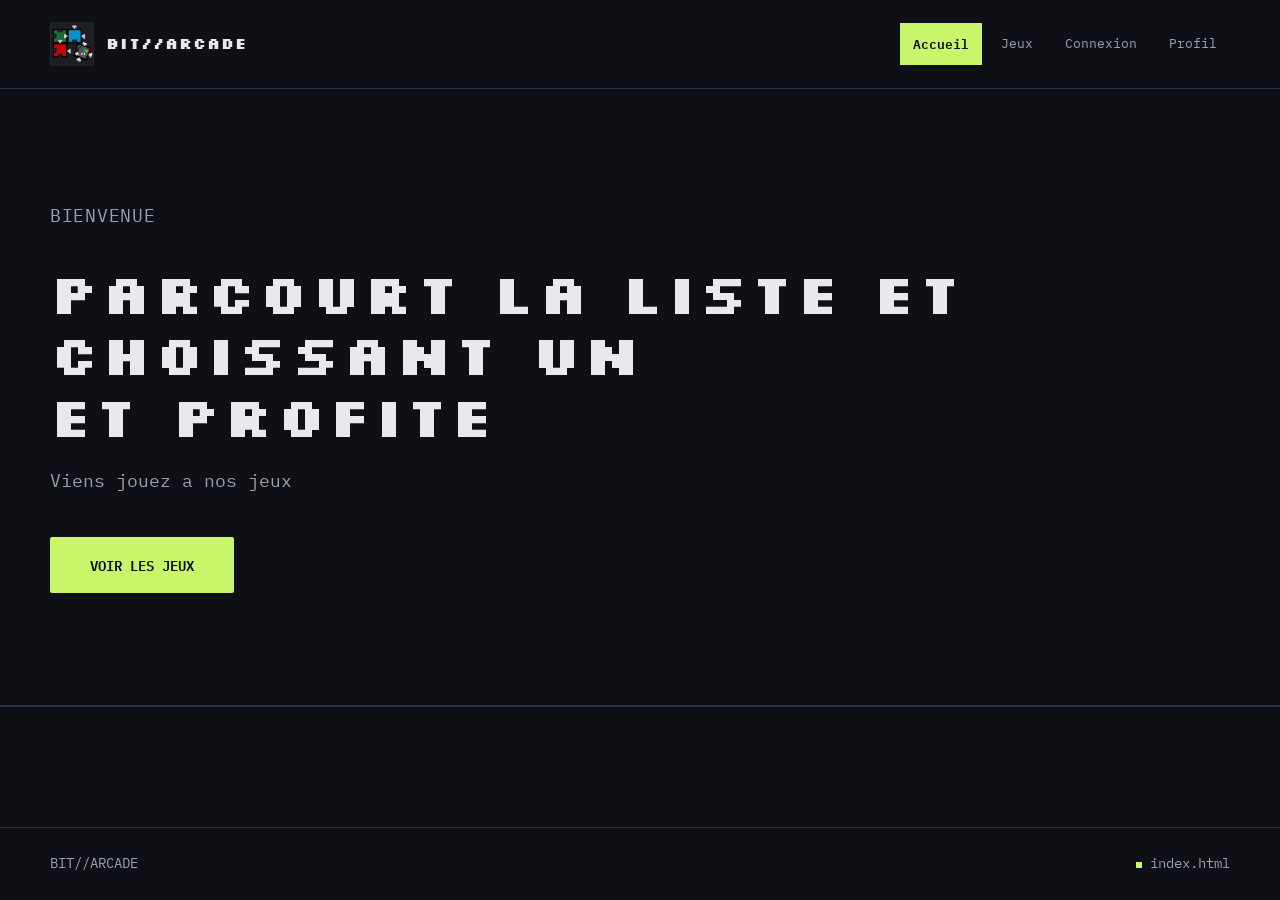
<file: src/index.html>
<!DOCTYPE html>
<html lang="fr">
<head>
  <meta charset="UTF-8">
  <meta name="viewport" content="width=device-width, initial-scale=1">
  <title>Accueil - BIT//ARCADE</title>
  <link rel="stylesheet" href="./assets/style.css">
</head>
<body>
  <header>
    <div class="conteneur">
      <a class="logo" href="index.html">
        <img src="./assets/logo.png" alt="Logo BIT//ARCADE">
        <span>BIT//ARCADE</span>
      </a>
      <nav>
        <a href="index.html" class="actif">Accueil</a>
        <a href="./jeux/index.html">Jeux</a>
        <a href="./compte/index.php">Connexion</a>
        <a href="./compte/profil.php">Profil</a>
        
      </nav>
    </div>
  </header>
  <main>
    <section class="blocprincipal">
      <div class="conteneur">
        <p class="etiquette">Bienvenue</p>
        <h1>Parcourt la liste et choissant un<br>Et profite</h1>
        <p>Viens jouez a nos jeux</p>
        <a class="bouton" href="./jeux/index.html">Voir les jeux</a>
      </div>
    </section>
  </main>
  <footer>
    <div class="conteneur">
      <span>BIT//ARCADE</span>
      <span class="page">index.html</span>
    </div>
  </footer>
</body>
</html>
</file>
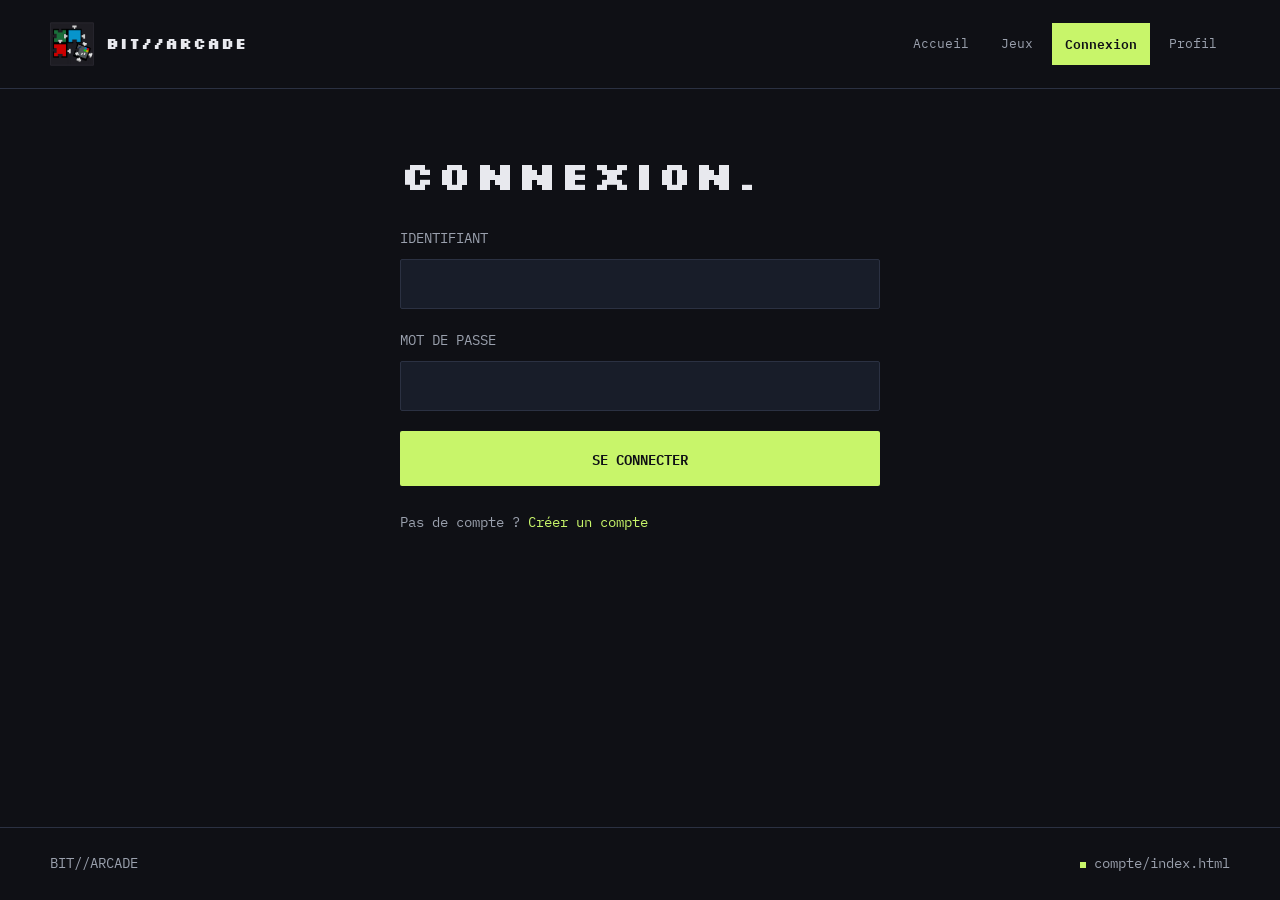
<file: src/compte/index.html>
<!DOCTYPE html>
<html lang="fr">
<head>
  <meta charset="UTF-8">
  <meta name="viewport" content="width=device-width, initial-scale=1">
  <title>Connexion · BIT//ARCADE</title>
  <link rel="stylesheet" href="./../assets/style.css">
</head>
<body>
  <header>
    <div class="conteneur">
      <a class="logo" href="./../index.html">
        <img src="./../assets/logo.png" alt="Logo BIT//ARCADE">
        <span>BIT//ARCADE</span>
      </a>
      <nav>
        <a href="./../index.html">Accueil</a>
        <a href="./../jeux/index.html">Jeux</a>
        <a href="index.html" class="actif">Connexion</a>
        <a href="profil.html">Profil</a>
      </nav>
    </div>
  </header>
  <main>
    <div class="conteneur">
      <form class="formulaire" action="#" method="post">
        <h1>Connexion.</h1>
        <div class="champ">
          <label for="identifiant">Identifiant</label>
          <input type="text" id="identifiant" name="identifiant" required>
        </div>
        <div class="champ">
          <label for="mdp">Mot de passe</label>
         <input type="password" id="mdp" name="mdp" required>
        </div>
        <button class="bouton" type="submit" style="width:100%">Se connecter</button>
        <p class="bas">Pas de compte ? <a href="inscription.html">Créer un compte</a></p>
      </form>
    </div>
  </main>
  <footer>
    <div class="conteneur">
      <span>BIT//ARCADE</span>
      <span class="page">compte/index.html</span>
    </div>
  </footer>
</body>
</html>
</file>
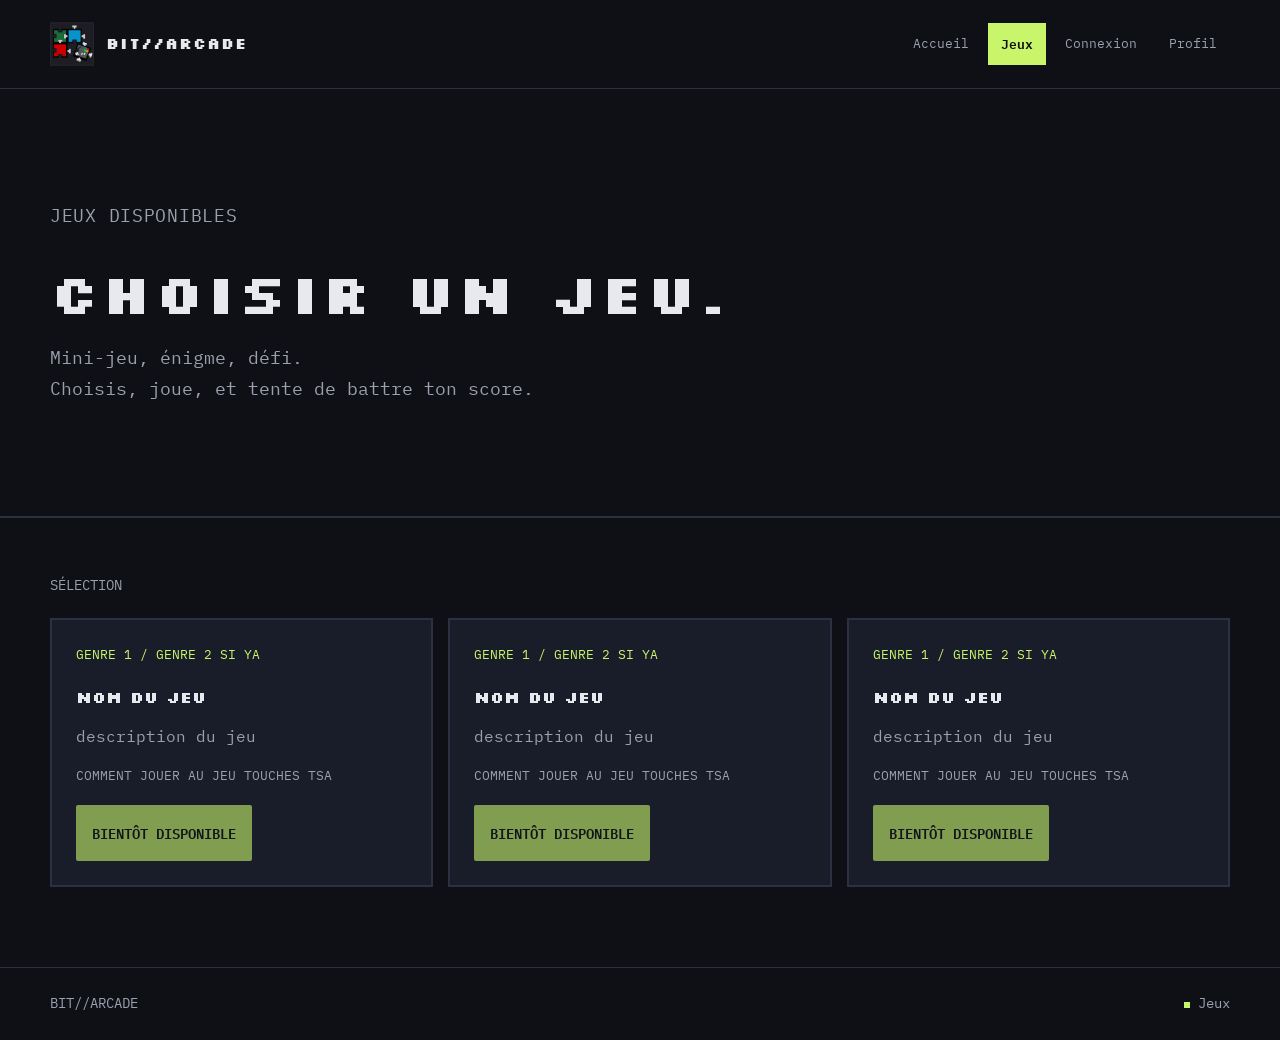
<file: src/jeux/index.html>
<!DOCTYPE html>
<html lang="fr">
<head>
  <meta charset="UTF-8">
  <meta name="viewport" content="width=device-width, initial-scale=1">
  <title>Jeux · BIT//ARCADE</title>
  <link rel="stylesheet" href="./../assets/style.css">
</head>
<body>
  <header>
    <div class="conteneur">
      <a class="logo" href="./../index.html">
        <img src="./../assets/logo.png" alt="Logo BIT//ARCADE">
        <span>BIT//ARCADE</span>
      </a>
      <nav>
        <a href="./../index.html">Accueil</a>
        <a href="./../jeux/index.html" class="actif">Jeux</a>
        <a href="./../compte/index.php">Connexion</a>
        <a href="./../compte/profil.php">Profil</a>
      </nav>
    </div>
  </header>
  <main>
    <section class="blocprincipal">
      <div class="conteneur">
        <p class="etiquette">Jeux disponibles</p>
        <h1>Choisir un jeu.</h1>
        <p>Mini-jeu, énigme, défi.<br>Choisis, joue, et tente de battre ton score.</p>
      </div>
    </section>
    <section class="selection">
      <div class="conteneur">
        <p>Sélection</p>
        <div class="bloc">
          <article class="blocjeux">
            <div class="blocjeu"><span>Genre 1 / Genre 2 si ya</span></div>
            <h3>nom du jeu</h3>
            <p>description du jeu</p>
            <p class="touches">comment jouer au jeu touches tsa</p>
            <span class="bouton indisponible">Bientôt disponible</span>
          </article>
          <article class="blocjeux">
            <div class="blocjeu"><span>Genre 1 / Genre 2 si ya</span></div>
            <h3>nom du jeu</h3>
            <p>description du jeu</p>
            <p class="touches">comment jouer au jeu touches tsa</p>
            <span class="bouton indisponible">Bientôt disponible</span>
          </article>
          <article class="blocjeux">
            <div class="blocjeu"><span>Genre 1 / Genre 2 si ya</span></div>
            <h3>nom du jeu</h3>
            <p>description du jeu</p>
            <p class="touches">comment jouer au jeu touches tsa</p>
            <span class="bouton indisponible">Bientôt disponible</span>
          </article>
        </div>
      </div>
    </section>
  </main>
  <footer>
    <div class="conteneur">
      <span>BIT//ARCADE</span>
      <span class="page">Jeux</span>
    </div>
  </footer>
</body>
</html>
</file>
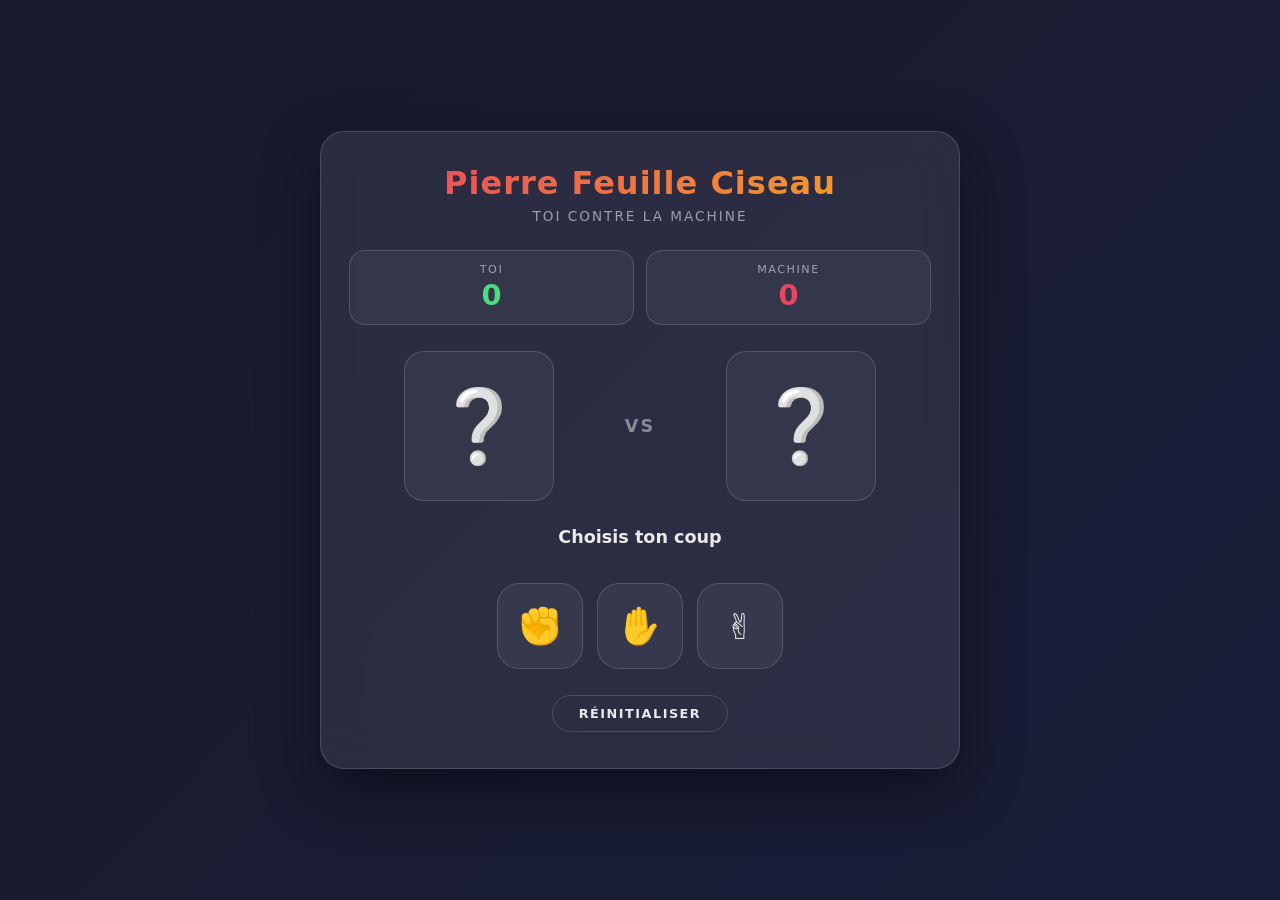
<file: src/autre jeux/pfc.html>
<!DOCTYPE html>
<html lang="fr">
<head>
<meta charset="UTF-8">
<meta name="viewport" content="width=device-width, initial-scale=1.0">
<title>Pierre Feuille Ciseau</title>
<style>
  :root {
    --bg1: #1a1a2e;
    --bg2: #16213e;
    --bg3: #0f3460;
    --accent: #e94560;
    --accent2: #533483;
    --text: #eaeaea;
    --glass: rgba(255, 255, 255, 0.08);
    --glass-border: rgba(255, 255, 255, 0.15);
  }

  * {
    margin: 0;
    padding: 0;
    box-sizing: border-box;
    font-family: 'Segoe UI', system-ui, -apple-system, sans-serif;
  }

  body {
    min-height: 100vh;
    display: flex;
    align-items: center;
    justify-content: center;
    background: linear-gradient(135deg, var(--bg1), var(--bg2), var(--bg3));
    background-size: 400% 400%;
    animation: gradientShift 15s ease infinite;
    color: var(--text);
    padding: 20px;
    overflow-x: hidden;
  }

  @keyframes gradientShift {
    0% { background-position: 0% 50%; }
    50% { background-position: 100% 50%; }
    100% { background-position: 0% 50%; }
  }

  .game {
    width: 100%;
    max-width: 640px;
    background: var(--glass);
    border: 1px solid var(--glass-border);
    border-radius: 24px;
    padding: 32px 28px 36px;
    backdrop-filter: blur(18px);
    -webkit-backdrop-filter: blur(18px);
    box-shadow: 0 20px 60px rgba(0, 0, 0, 0.45);
    animation: fadeUp 0.8s ease both;
  }

  @keyframes fadeUp {
    from { opacity: 0; transform: translateY(30px); }
    to { opacity: 1; transform: translateY(0); }
  }

  h1 {
    text-align: center;
    font-size: clamp(1.4rem, 4vw, 2rem);
    font-weight: 800;
    letter-spacing: 1px;
    margin-bottom: 6px;
    background: linear-gradient(90deg, #e94560, #f5a623, #e94560);
    background-size: 200% auto;
    -webkit-background-clip: text;
    background-clip: text;
    -webkit-text-fill-color: transparent;
    animation: shine 4s linear infinite;
  }

  @keyframes shine {
    to { background-position: 200% center; }
  }

  .subtitle {
    text-align: center;
    font-size: 0.85rem;
    opacity: 0.6;
    margin-bottom: 26px;
    letter-spacing: 2px;
    text-transform: uppercase;
  }

  .scoreboard {
    display: flex;
    justify-content: center;
    gap: 12px;
    margin-bottom: 26px;
    flex-wrap: wrap;
  }

  .score-card {
    flex: 1;
    min-width: 100px;
    text-align: center;
    background: rgba(255, 255, 255, 0.05);
    border: 1px solid var(--glass-border);
    border-radius: 16px;
    padding: 12px 10px;
    transition: transform 0.25s ease, box-shadow 0.25s ease;
  }

  .score-card:hover {
    transform: translateY(-3px);
    box-shadow: 0 8px 24px rgba(233, 69, 96, 0.2);
  }

  .score-card .label {
    font-size: 0.7rem;
    text-transform: uppercase;
    letter-spacing: 1.5px;
    opacity: 0.6;
  }

  .score-card .value {
    font-size: 1.8rem;
    font-weight: 800;
    margin-top: 2px;
  }

  .score-card.player .value { color: #4ade80; }
  .score-card.computer .value { color: #e94560; }

  .arena {
    display: flex;
    align-items: center;
    justify-content: space-between;
    gap: 16px;
    margin-bottom: 26px;
  }

  .choice-display {
    flex: 1;
    aspect-ratio: 1;
    max-width: 150px;
    margin: 0 auto;
    display: flex;
    align-items: center;
    justify-content: center;
    font-size: clamp(3rem, 12vw, 4.5rem);
    background: rgba(255, 255, 255, 0.05);
    border: 1px solid var(--glass-border);
    border-radius: 20px;
    transition: transform 0.4s cubic-bezier(0.34, 1.56, 0.64, 1), box-shadow 0.3s ease;
  }

  .choice-display.pop {
    animation: pop 0.45s cubic-bezier(0.34, 1.56, 0.64, 1);
  }

  @keyframes pop {
    0% { transform: scale(1); }
    50% { transform: scale(1.18); }
    100% { transform: scale(1); }
  }

  .vs {
    font-size: 1.1rem;
    font-weight: 800;
    opacity: 0.5;
    letter-spacing: 2px;
  }

  .result {
    text-align: center;
    font-size: 1.1rem;
    font-weight: 700;
    min-height: 32px;
    margin-bottom: 24px;
    transition: color 0.3s ease;
  }

  .result.win { color: #4ade80; }
  .result.lose { color: #e94560; }
  .result.draw { color: #f5a623; }

  .buttons {
    display: flex;
    justify-content: center;
    gap: 14px;
    flex-wrap: wrap;
  }

  .btn-choice {
    position: relative;
    width: 86px;
    height: 86px;
    font-size: 2.2rem;
    display: flex;
    align-items: center;
    justify-content: center;
    cursor: pointer;
    border: 1px solid var(--glass-border);
    border-radius: 22px;
    background: rgba(255, 255, 255, 0.06);
    color: var(--text);
    transition: all 0.25s ease;
    overflow: hidden;
  }

  .btn-choice::before {
    content: '';
    position: absolute;
    inset: 0;
    background: radial-gradient(circle at center, rgba(233, 69, 96, 0.35), transparent 70%);
    opacity: 0;
    transition: opacity 0.25s ease;
  }

  .btn-choice:hover {
    transform: translateY(-6px) scale(1.05);
    border-color: var(--accent);
    box-shadow: 0 12px 30px rgba(233, 69, 96, 0.35);
  }

  .btn-choice:hover::before {
    opacity: 1;
  }

  .btn-choice:active {
    transform: translateY(-2px) scale(0.97);
  }

  .btn-choice:disabled {
    opacity: 0.35;
    cursor: not-allowed;
    transform: none;
    box-shadow: none;
  }

  .btn-choice span {
    position: relative;
    z-index: 1;
    pointer-events: none;
  }

  .reset {
    display: block;
    margin: 26px auto 0;
    padding: 10px 26px;
    font-size: 0.8rem;
    font-weight: 600;
    letter-spacing: 1.5px;
    text-transform: uppercase;
    color: var(--text);
    background: transparent;
    border: 1px solid var(--glass-border);
    border-radius: 30px;
    cursor: pointer;
    transition: all 0.25s ease;
  }

  .reset:hover {
    background: rgba(233, 69, 96, 0.15);
    border-color: var(--accent);
    transform: translateY(-2px);
  }

  @media (max-width: 480px) {
    .game { padding: 24px 16px 28px; }
    .btn-choice { width: 72px; height: 72px; font-size: 1.8rem; }
    .choice-display { max-width: 110px; }
  }
</style>
</head>
<body>
  <main class="game">
    <h1>Pierre Feuille Ciseau</h1>
    <p class="subtitle">Toi contre la machine</p>

    <section class="scoreboard">
      <div class="score-card player">
        <div class="label">Toi</div>
        <div class="value" id="playerScore">0</div>
      </div>
      <div class="score-card computer">
        <div class="label">Machine</div>
        <div class="value" id="computerScore">0</div>
      </div>
    </section>

    <section class="arena">
      <div class="choice-display" id="playerChoice">❔</div>
      <div class="vs">VS</div>
      <div class="choice-display" id="computerChoice">❔</div>
    </section>

    <div class="result" id="result">Choisis ton coup</div>

    <section class="buttons">
      <button class="btn-choice" data-choice="pierre" aria-label="Pierre"><span>✊</span></button>
      <button class="btn-choice" data-choice="feuille" aria-label="Feuille"><span>✋</span></button>
      <button class="btn-choice" data-choice="ciseau" aria-label="Ciseau"><span>✌️</span></button>
    </section>

    <button class="reset" id="reset">Réinitialiser</button>
  </main>

  <script>
    const EMOJI = { pierre: '✊', feuille: '✋', ciseau: '✌️' };
    const BEATS = { pierre: 'ciseau', feuille: 'pierre', ciseau: 'feuille' };

    const playerScoreEl = document.getElementById('playerScore');
    const computerScoreEl = document.getElementById('computerScore');
    const playerChoiceEl = document.getElementById('playerChoice');
    const computerChoiceEl = document.getElementById('computerChoice');
    const resultEl = document.getElementById('result');
    const buttons = document.querySelectorAll('.btn-choice');
    const resetBtn = document.getElementById('reset');

    let playerScore = 0;
    let computerScore = 0;
    let locked = false;

    function randomChoice() {
      const keys = Object.keys(EMOJI);
      return keys[Math.floor(Math.random() * keys.length)];
    }

    function pop(el) {
      el.classList.remove('pop');
      void el.offsetWidth;
      el.classList.add('pop');
    }

    function play(player) {
      if (locked) return;
      locked = true;
      buttons.forEach(b => b.disabled = true);

      const computer = randomChoice();

      playerChoiceEl.textContent = EMOJI[player];
      computerChoiceEl.textContent = '❔';
      resultEl.textContent = '...';
      resultEl.className = 'result';
      pop(playerChoiceEl);

      setTimeout(() => {
        computerChoiceEl.textContent = EMOJI[computer];
        pop(computerChoiceEl);

        let msg, cls;
        if (player === computer) {
          msg = 'Égalité !';
          cls = 'draw';
        } else if (BEATS[player] === computer) {
          msg = 'Tu gagnes !';
          cls = 'win';
          playerScore++;
        } else {
          msg = 'Tu perds...';
          cls = 'lose';
          computerScore++;
        }

        resultEl.textContent = msg;
        resultEl.className = 'result ' + cls;
        playerScoreEl.textContent = playerScore;
        computerScoreEl.textContent = computerScore;

        locked = false;
        buttons.forEach(b => b.disabled = false);
      }, 550);
    }

    function reset() {
      playerScore = 0;
      computerScore = 0;
      playerScoreEl.textContent = '0';
      computerScoreEl.textContent = '0';
      playerChoiceEl.textContent = '❔';
      computerChoiceEl.textContent = '❔';
      resultEl.textContent = 'Choisis ton coup';
      resultEl.className = 'result';
      locked = false;
      buttons.forEach(b => b.disabled = false);
    }

    buttons.forEach(btn => {
      btn.addEventListener('click', () => play(btn.dataset.choice));
    });
    resetBtn.addEventListener('click', reset);
  </script>
</body>
</html>
</file>
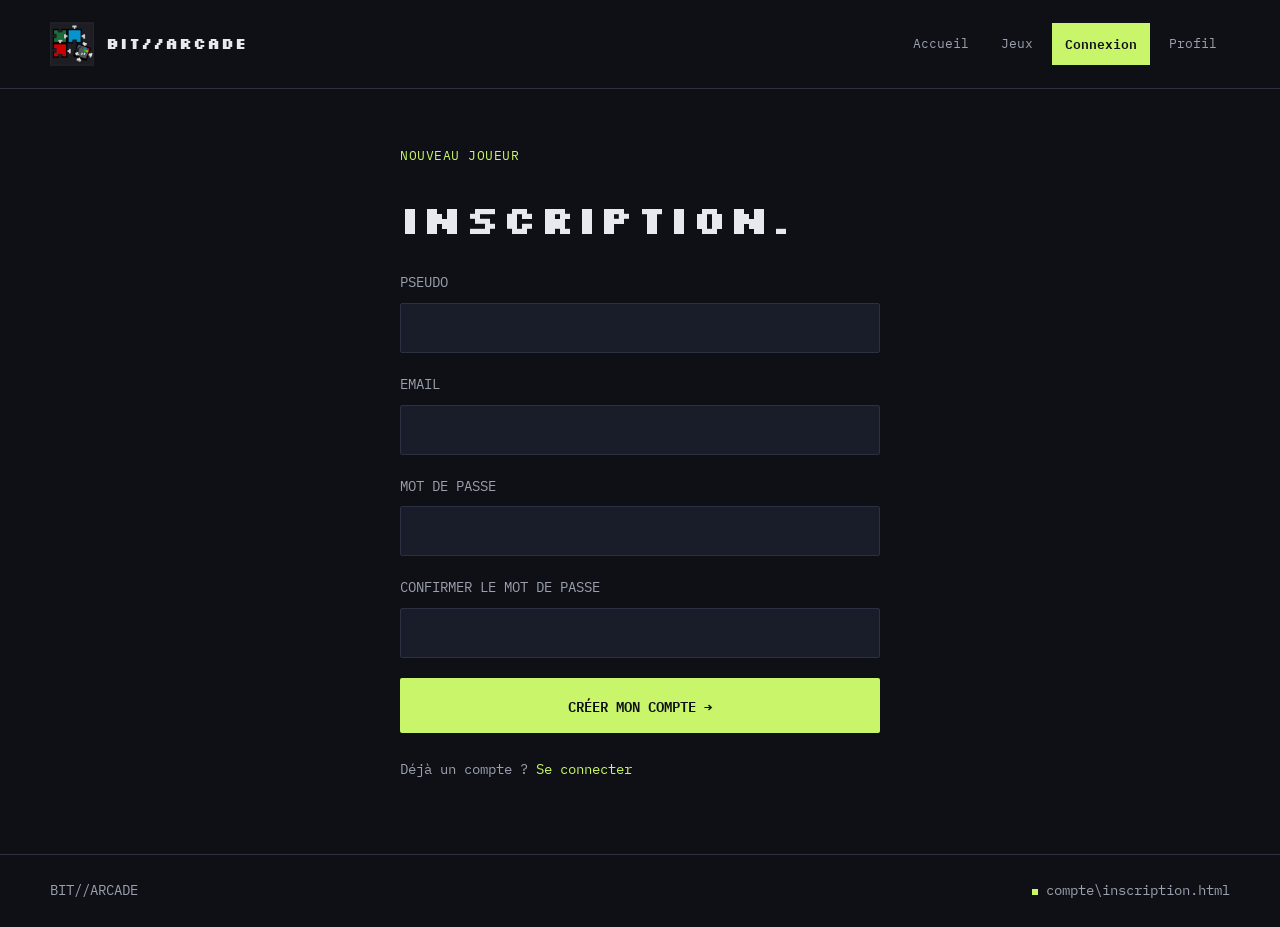
<file: src/compte/inscription.html>
<!DOCTYPE html>
<html lang="fr">
<head>
  <meta charset="UTF-8">
  <meta name="viewport" content="width=device-width, initial-scale=1">
  <title>Inscription - BIT//ARCADE</title>
  <link rel="stylesheet" href="./../assets/style.css">
</head>
<body>
  <header>
    <div class="conteneur">
      <a class="logo" href="./../index.html">
        <img src="./../assets/logo.png" alt="Logo BIT//ARCADE">
        <span>BIT//ARCADE</span>
      </a>
      <nav>
        <a href="./../index.html">Accueil</a>
        <a href="./../jeux/index.html">Jeux</a>
        <a href="./index.html" class="actif">Connexion</a>
        <a href="profil.html">Profil</a>
      </nav>
    </div>
  </header>
  <main>
    <div class="conteneur">
      <form class="formulaire" action="#" method="post">
        <p class="etiquette">Nouveau joueur</p>
        <h1>Inscription.</h1>
        <div class="champ">
          <label for="pseudo">Pseudo</label>
          <input type="text" id="pseudo" name="pseudo">
        </div>
        <div class="champ">
          <label for="email">Email</label>
          <input type="email" id="email" name="email">
        </div>
        <div class="champ">
          <label for="mdp">Mot de passe</label>
          <input type="password" id="mdp" name="mdp">
        </div>
        <div class="champ">
          <label for="mdp2">Confirmer le mot de passe</label>
          <input type="password" id="mdp2" name="mdp2">
        </div>
        <button class="bouton" type="submit" style="width:100%">Créer mon compte →</button>
        <p class="bas">Déjà un compte ? <a href="index.html">Se connecter</a></p>
      </form>
    </div>
  </main>
  <footer>
    <div class="conteneur">
      <span>BIT//ARCADE</span>
      <span class="page">compte\inscription.html</span>
    </div>
  </footer>
</body>
</html>
</file>
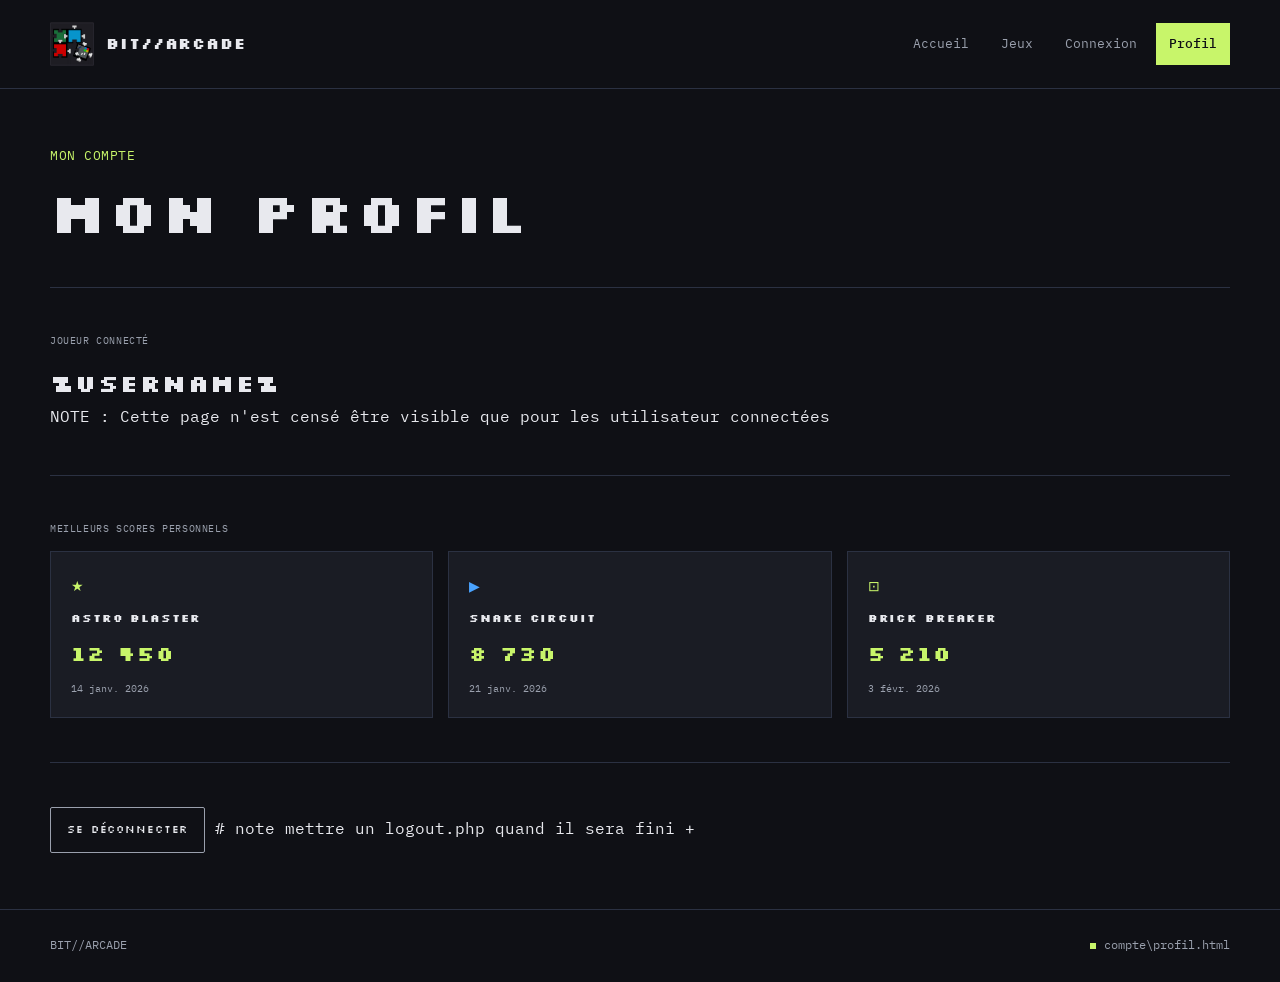
<file: src/compte/profil.html>
<!DOCTYPE html>
<html lang="fr">
<head>
  <meta charset="UTF-8">
  <meta name="viewport" content="width=device-width, initial-scale=1">
  <title>Mon profil · BIT//ARCADE</title>
  <link rel="stylesheet" href="./../assets/style.css">
</head>
<body>
  <header class="site-header">
    <div class="container">
      <a class="logo" href="./../index.html" aria-label="BIT//ARCADE, accueil">
        <img src="./../assets/logo.png" alt="Logo BIT//ARCADE">
        BIT//ARCADE
      </a>
      <nav class="nav" aria-label="Navigation principale">
        <a href="./../index.html">Accueil</a>
        <a href="./../jeux/index.html">Jeux</a>
        <a href="index.html">Connexion</a>
        <a href="profil.html" aria-current="page">Profil</a>
      </nav>
    </div>
  </header>
  <main>
    <div class="container">
      <p class="eyebrow">Mon compte</p>
      <h1>Mon profil</h1>

      <hr class="divider">

      <p class="label">Joueur connecté</p>
      <p class="player" id="pseudo">%USERNAME%</p>
      <p class="note_player" class="note-player">NOTE : Cette page n'est censé être visible que pour les utilisateur connectées</p>
      <hr class="divider">

      <p class="label">Meilleurs scores personnels</p>
      <div class="grid grid-3">
        <div class="card score-card">
          <span class="star" aria-hidden="true">★</span>
          <h3 class="name">Astro Blaster</h3>
          <p class="value">12 450</p>
          <p class="date">14 janv. 2026</p>
        </div>
        <div class="card score-card">
          <span class="star" style="color:#4aa3ff" aria-hidden="true">▶</span>
          <h3 class="name">Snake Circuit</h3>
          <p class="value">8 730</p>
          <p class="date">21 janv. 2026</p>
        </div>
        <div class="card score-card">
          <span class="star" aria-hidden="true">⊡</span>
          <h3 class="name">Brick Breaker</h3>
          <p class="value">5 210</p>
          <p class="date">3 févr. 2026</p>
        </div>
      </div>

      <hr class="divider">

      <button class="btn" id="logout" type="button">Se déconnecter</button>
      # note mettre un logout.php quand il sera fini + 
    </div>
  </main>
  <footer class="site-footer">
    <div class="container">
      <span>BIT//ARCADE</span>
      <span class="file">compte\profil.html</span>
    </div>
  </footer>
</body>
</html>
</file>
<file: src/assets/style.css>
@import url('https://fonts.googleapis.com/css2?family=IBM+Plex+Mono:wght@400;500&family=Silkscreen:wght@400;700&display=swap');

:root {
  /* Couleurs */
  --bg:         #0f1015;
  --panel:      #1a1c24;
  --panel-2:    #181d29;
  --key:        #272a35;
  --line:       #2b3142;
  --text:       #e8e9ee;
  --muted:      #9aa0ad;
  --accent:     #c8f56a;
  --accent-ink: #0f1015;
  --blue:       #4aa3ff;
  --red:        #ff5a5f;

  /* Typographie */
  --pixel: 'Silkscreen', 'Courier New', monospace;
  --mono:  'IBM Plex Mono', ui-monospace, Menlo, Consolas, monospace;

  /* Rythme */
  --gap: 15px;
}


/* ---------------------------------------------------------
   02. RESET & BASE
   --------------------------------------------------------- */
*,
*::before,
*::after {
  box-sizing: border-box;
  margin: 0;
  padding: 0;
}

html { height: 100%; }

body {
  min-height: 100%;
  display: flex;
  flex-direction: column;
  background: var(--bg);
  color: var(--text);
  font-family: var(--mono);
  font-size: 16px;
  line-height: 1.7;
}

a {
  color: inherit;
  text-decoration: none;
}

img { max-width: 100%; }

:focus-visible {
  outline: 2px solid var(--accent);
  outline-offset: 3px;
}


/* ---------------------------------------------------------
   03. MISE EN PAGE
   --------------------------------------------------------- */

/* Conteneur « oldstyle » (largeur de lecture) */
.container {
  width: min(1100px, 100% - 48px);
  margin-inline: auto;
}

/* Conteneur « style.css » (largeur pleine) */
.conteneur {
  width: 100%;
  max-width: 1500px;
  margin: 0 auto;
  padding: 0 24px;
}

main { flex: 1; }

/* Reproduit l'ancien `main { padding-block: 56px }` sans écraser
   les espacements propres aux sections du nouveau design. */
main > .container,
main.container { padding-block: 56px; }


/* ---------------------------------------------------------
   04. EN-TÊTE & NAVIGATION
   --------------------------------------------------------- */

/* --- Variante oldstyle --- */
.site-header { border-bottom: 1px solid var(--line); }

.site-header .container {
  display: flex;
  align-items: center;
  justify-content: space-between;
  gap: 16px;
  flex-wrap: wrap;
  padding-block: 18px;
}

/* --- Variante style.css --- */
header { border-bottom: 2px solid var(--line); }

header .conteneur {
  display: flex;
  justify-content: space-between;
  align-items: center;
  height: 114px;
}

/* --- Logo (commun) --- */
.logo {
  display: flex;
  align-items: center;
  gap: 18px;
  font-family: var(--pixel);
  font-weight: 700;
  letter-spacing: .06em;
}

.logo span {
  font-family: var(--pixel);
  font-size: 22px;
  font-weight: 700;
  letter-spacing: 1px;
}

.logo img {
  width: 50px;
  height: 50px;
}

/* Damier pixel de oldstyle */
.logo-mark {
  width: 26px;
  height: 26px;
  display: grid;
  grid-template-columns: repeat(3, 1fr);
  background: var(--panel);
  border: 1px solid var(--line);
}
.logo-mark i:nth-child(1) { background: var(--blue); }
.logo-mark i:nth-child(5) { background: var(--accent); }
.logo-mark i:nth-child(7) { background: var(--red); }
.logo-mark i:nth-child(9) { background: var(--blue); }

/* --- Navigation oldstyle (.nav) --- */
.nav {
  display: flex;
  align-items: center;
  gap: 28px;
  flex-wrap: wrap;
}

.nav a {
  color: var(--muted);
  padding: 6px 0;
  transition: color .15s;
}

.nav a:hover { color: var(--text); }

.nav a[aria-current="page"] {
  background: var(--accent);
  color: var(--accent-ink);
  font-weight: 500;
  padding: 6px 12px;
  margin-inline: -4px;
}

.nav a[aria-current="page"]::before { content: "> "; }

/* --- Navigation style.css (nav) --- */
nav {
  display: flex;
  align-items: center;
  gap: 8px;
}

nav a {
  padding: 14px 25px;
  color: var(--muted);
  transition: color .15s, background .15s;
}

nav a:hover { color: var(--text); }

nav a.actif {
  background: var(--accent);
  color: var(--accent-ink);
  font-weight: 600;
}


/* ---------------------------------------------------------
   05. TITRES & UTILITAIRES
   --------------------------------------------------------- */
h1, h2, h3 {
  font-family: var(--pixel);
  font-weight: 700;
}

h1 {
  font-size: clamp(34px, 6vw, 56px);
  line-height: 1.1;
  letter-spacing: .06em;
  text-transform: uppercase;
  margin: 14px 0 40px;
}

/* Étiquettes / labels */
.eyebrow,
.etiquette {
  color: var(--accent);
  font-size: 13px;
  text-transform: uppercase;
  letter-spacing: .04em;
}

.etiquette { margin-bottom: 30px; }

.label {
  color: var(--muted);
  font-size: 10px;
  text-transform: uppercase;
  letter-spacing: .06em;
  margin-bottom: 14px;
}

.lead,
.blocprincipal p {
  color: var(--muted);
  max-width: 60ch;
  font-size: 18px;
}

.divider {
  border: 0;
  border-top: 1px solid var(--line);
  margin-block: 44px;
}

/* Sections « nouveau design » */
.blocprincipal {
  padding: 100px 0 80px;
  border-bottom: 2px solid var(--line);
}

.selection {
  padding: 60px 0 100px;
}

.selection > .conteneur > p {
  color: var(--muted);
  font-size: 14px;
  text-transform: uppercase;
  margin-bottom: 20px;
}


/* ---------------------------------------------------------
   06. GRILLES
   --------------------------------------------------------- */
.grid {
  display: grid;
  gap: var(--gap);
  align-items: start;
}

.grid-4 { grid-template-columns: repeat(4, 1fr); }

.grid-3,
.bloc {
  display: grid;
  grid-template-columns: repeat(3, 1fr);
  gap: var(--gap);
  align-items: start;
}


/* ---------------------------------------------------------
   07. CARTES & BLOCS
   --------------------------------------------------------- */

/* --- Cartes oldstyle --- */
.card {
  background: var(--panel);
  border: 1px solid var(--line);
  padding: 12px;
}

.card h3 {
  font-size: 11px;
  letter-spacing: .08em;
  text-transform: uppercase;
  margin-top: 12px;
}

.card p {
  color: var(--muted);
  font-size: 11px;
  margin-top: 8px;
}

.key {
  background: var(--key);
  border: 1px solid var(--line);
  text-align: center;
  padding: 8px;
  font-size: 11px;
  color: var(--text);
}

.card-link {
  display: block;
  position: relative;
  transition: border-color .15s;
}

.card-link:hover { border-color: var(--accent); }

.card-link .arrow {
  position: absolute;
  top: 12px;
  right: 14px;
  color: var(--accent);
}

.card-link .icon {
  color: var(--blue);
  font-size: 14px;
}

/* --- Blocs de jeux style.css --- */
.blocjeux {
  background: var(--panel-2);
  border: 2px solid var(--line);
  padding: 25px;
}

.blocjeu {
  display: flex;
  justify-content: space-between;
  color: var(--accent);
  font-size: 13px;
  text-transform: uppercase;
}

.blocjeux h3 {
  font-size: 16px;
  text-transform: uppercase;
  margin: 18px 0 12px;
}

.blocjeux p {
  color: var(--muted);
  margin-bottom: 14px;
}

.blocjeux .touches {
  font-size: 13px;
  text-transform: uppercase;
  margin-bottom: 18px;
}


/* ---------------------------------------------------------
   08. BOUTONS
   --------------------------------------------------------- */

/* --- Bouton « outline pixel » (oldstyle) --- */
.btn {
  font: inherit;
  font-family: var(--pixel);
  font-size: 11px;
  letter-spacing: .08em;
  text-transform: uppercase;
  background: transparent;
  color: var(--text);
  border: 1px solid var(--muted);
  padding: 12px 16px;
  cursor: pointer;
  transition: background .15s, color .15s, border-color .15s;
}

.btn:hover {
  background: var(--accent);
  color: var(--accent-ink);
  border-color: var(--accent);
}

/* --- Bouton plein (style.css) --- */
.bouton {
  display: block;
  background: var(--accent);
  color: var(--accent-ink);
  text-align: center;
  font-weight: 600;
  font-size: 14px;
  text-transform: uppercase;
  padding: 16px;
  border: none;
  cursor: pointer;
  font-family: inherit;
  transition: opacity .15s;
}

.bouton:hover { opacity: .85; }

.blocprincipal .bouton {
  display: inline-block;
  margin-top: 40px;
  padding: 16px 40px;
}

.bouton.indisponible {
    display: inline-flex;
    align-items: center;
    justify-content: center;
    opacity: 0.6;
    cursor: not-allowed;
    pointer-events: none;
}


/* ---------------------------------------------------------
   09. FORMULAIRES
   --------------------------------------------------------- */
.formulaire {
  max-width: 480px;
  margin: 0 auto;
  padding: 80px 0 100px;
}

.formulaire h1 {
  font-size: 40px;
  margin-bottom: 30px;
}

.champ { margin-bottom: 20px; }

.champ label {
  display: block;
  color: var(--muted);
  font-size: 14px;
  text-transform: uppercase;
  margin-bottom: 8px;
}

.champ input {
  width: 100%;
  background: var(--panel-2);
  border: 2px solid var(--line);
  color: var(--text);
  font-family: inherit;
  font-size: 16px;
  padding: 14px;
  transition: border-color .15s;
}

.champ input:focus {
  outline: none;
  border-color: var(--accent);
}

.formulaire .bas {
  margin-top: 25px;
  color: var(--muted);
  font-size: 14px;
}

.formulaire .bas a { color: var(--accent); }


/* ---------------------------------------------------------
   10. PROFIL / SCORES
   --------------------------------------------------------- */
.player {
  font-family: var(--pixel);
  font-weight: 700;
  font-size: 24px;
  letter-spacing: .06em;
  text-transform: uppercase;
}

.score-card .star {
  color: var(--accent);
  font-size: 14px;
}

.score-card .value {
  font-family: var(--pixel);
  font-weight: 700;
  font-size: 20px;
  color: var(--accent);
  margin-top: 8px;
  letter-spacing: .06em;
}

.score-card .date {
  color: var(--muted);
  font-size: 10px;
  margin-top: 10px;
}

.score-card .name { margin-top: 10px; }


/* ---------------------------------------------------------
   11. PIED DE PAGE
   --------------------------------------------------------- */
.site-footer {
  border-top: 1px solid var(--line);
  color: var(--muted);
  font-size: 11px;
}

.site-footer .container {
  display: flex;
  justify-content: space-between;
  gap: 16px;
  flex-wrap: wrap;
  padding-block: 28px;
}

.site-footer .file::before {
  content: "";
  display: inline-block;
  width: 6px;
  height: 6px;
  background: var(--accent);
  margin-right: 8px;
}

footer { border-top: 2px solid var(--line); }

footer .conteneur {
  display: flex;
  justify-content: space-between;
  align-items: center;
  height: 126px;
  color: var(--muted);
  font-size: 14px;
}

footer .page::before {
  content: "";
  display: inline-block;
  width: 8px;
  height: 8px;
  background: var(--accent);
  margin-right: 14px;
}


/* ---------------------------------------------------------
   12. RESPONSIVE & PRÉFÉRENCES
   --------------------------------------------------------- */
@media (max-width: 900px) {
  /* Grilles */
  .grid-4 { grid-template-columns: repeat(2, 1fr); }
  .grid-3,
  .bloc   { grid-template-columns: 1fr; }

  /* En-tête style.css */
  header .conteneur {
    flex-direction: column;
    height: auto;
    padding: 20px 24px;
    gap: 15px;
  }

  nav {
    flex-wrap: wrap;
    justify-content: center;
  }

  nav a { padding: 10px 14px; }

  h1 { font-size: 34px; }

  /* Pied de page style.css */
  footer .conteneur {
    flex-direction: column;
    justify-content: center;
    gap: 10px;
    height: auto;
    padding-block: 28px;
  }
}

@media (max-width: 520px) {
  .grid-4 { grid-template-columns: 1fr; }

  .nav { gap: 16px; }

  main > .container,
  main.container { padding-block: 40px; }

  .blocprincipal { padding: 60px 0 50px; }
  .selection     { padding: 40px 0 60px; }
}

@media (prefers-reduced-motion: reduce) {
  * { transition: none !important; }
}

/* ---------------------------------------------------------
   13. DESIGN UNIFIÉ — toutes les pages
   --------------------------------------------------------- */
html { scroll-behavior: smooth; }

/* Un seul conteneur visuel, même si les pages historiques
   utilisent encore .container ou .conteneur. */
.container, .conteneur {
  width: min(1180px, calc(100% - 40px));
  max-width: 1180px;
  margin-inline: auto;
  padding-inline: 0;
}

header, .site-header {
  position: relative;
  border-bottom: 1px solid var(--line);
  background: rgba(15, 16, 21, .96);
}
header .container, header .conteneur, .site-header .container, .site-header .conteneur {
  min-height: 88px;
  height: auto;
  display: flex;
  align-items: center;
  justify-content: space-between;
  gap: 24px;
  padding-block: 16px;
}

.logo { gap: 12px; flex-shrink: 0; }
.logo img { width: 44px; height: 44px; object-fit: contain; }
.logo span, .logo { font-size: 15px; }

nav, .nav {
  display: flex;
  align-items: center;
  justify-content: flex-end;
  flex-wrap: wrap;
  gap: 6px;
}
nav a, .nav a {
  display: inline-block;
  padding: 9px 12px;
  color: var(--muted);
  font-size: 13px;
  border: 1px solid transparent;
  transition: color .15s, background .15s, border-color .15s;
}
nav a:hover, .nav a:hover { color: var(--text); border-color: var(--line); }
nav a.actif, .nav a[aria-current="page"] {
  background: var(--accent);
  color: var(--accent-ink);
  border-color: var(--accent);
  padding: 9px 12px;
  margin: 0;
}
.nav a[aria-current="page"]::before { content: none; }

main > .container, main.container, main > .conteneur, main > .formulaire {
  padding-block: 56px;
}
main > .conteneur { padding-block: 0; }
.blocprincipal { padding: clamp(64px, 10vw, 112px) 0; }
.blocprincipal h1 { margin-bottom: 20px; }
.blocprincipal h1 + h1 { margin-top: -16px; }
.blocprincipal p:not(.etiquette):not(.eyebrow) { margin-top: 12px; }
.selection { padding: 56px 0 80px; }

/* Cartes, formulaires et boutons partagent les mêmes finitions. */
.card, .blocjeux { min-width: 0; height: 100%; }
.card { padding: 20px; }
.blocjeux { padding: 24px; transition: border-color .15s, transform .15s; }
.blocjeux:hover { border-color: var(--accent); transform: translateY(-2px); }
.bouton, .btn { min-height: 46px; border-radius: 2px; }
.formulaire { width: min(100% - 40px, 480px); padding: 56px 0 72px; }
.formulaire h1 { margin-top: 8px; }
.champ input { border-width: 1px; border-radius: 2px; }
.note-player { color: var(--muted); font-size: 11px; margin-top: 8px; }

footer, .site-footer {
  margin-top: auto;
  border-top: 1px solid var(--line);
  color: var(--muted);
  font-size: 12px;
}
footer .container, footer .conteneur, .site-footer .container, .site-footer .conteneur {
  min-height: 72px;
  height: auto;
  display: flex;
  align-items: center;
  justify-content: space-between;
  gap: 16px;
  flex-wrap: wrap;
  padding-block: 20px;
}
footer .page::before, .site-footer .file::before { width: 6px; height: 6px; margin-right: 8px; }

@media (max-width: 900px) {
  header .container, header .conteneur, .site-header .container, .site-header .conteneur {
    flex-direction: column; justify-content: center; gap: 12px; padding-block: 18px;
  }
  nav, .nav { justify-content: center; }
  .grid-4 { grid-template-columns: repeat(2, minmax(0, 1fr)); }
  .grid-3, .bloc { grid-template-columns: repeat(2, minmax(0, 1fr)); }
}
@media (max-width: 600px) {
  .container, .conteneur { width: calc(100% - 32px); }
  nav, .nav { width: 100%; gap: 4px; }
  nav a, .nav a { padding: 8px 9px; font-size: 12px; }
  h1 { font-size: clamp(28px, 9vw, 38px); overflow-wrap: anywhere; }
  .grid-4, .grid-3, .bloc { grid-template-columns: 1fr; }
  main > .container, main.container, main > .conteneur { padding-block: 36px; }
  .blocprincipal { padding: 56px 0; }
  .selection { padding: 36px 0 52px; }
  .formulaire { width: calc(100% - 32px); padding-block: 36px 48px; }
  footer .container, footer .conteneur, .site-footer .container, .site-footer .conteneur { justify-content: center; text-align: center; }
}
</file>
